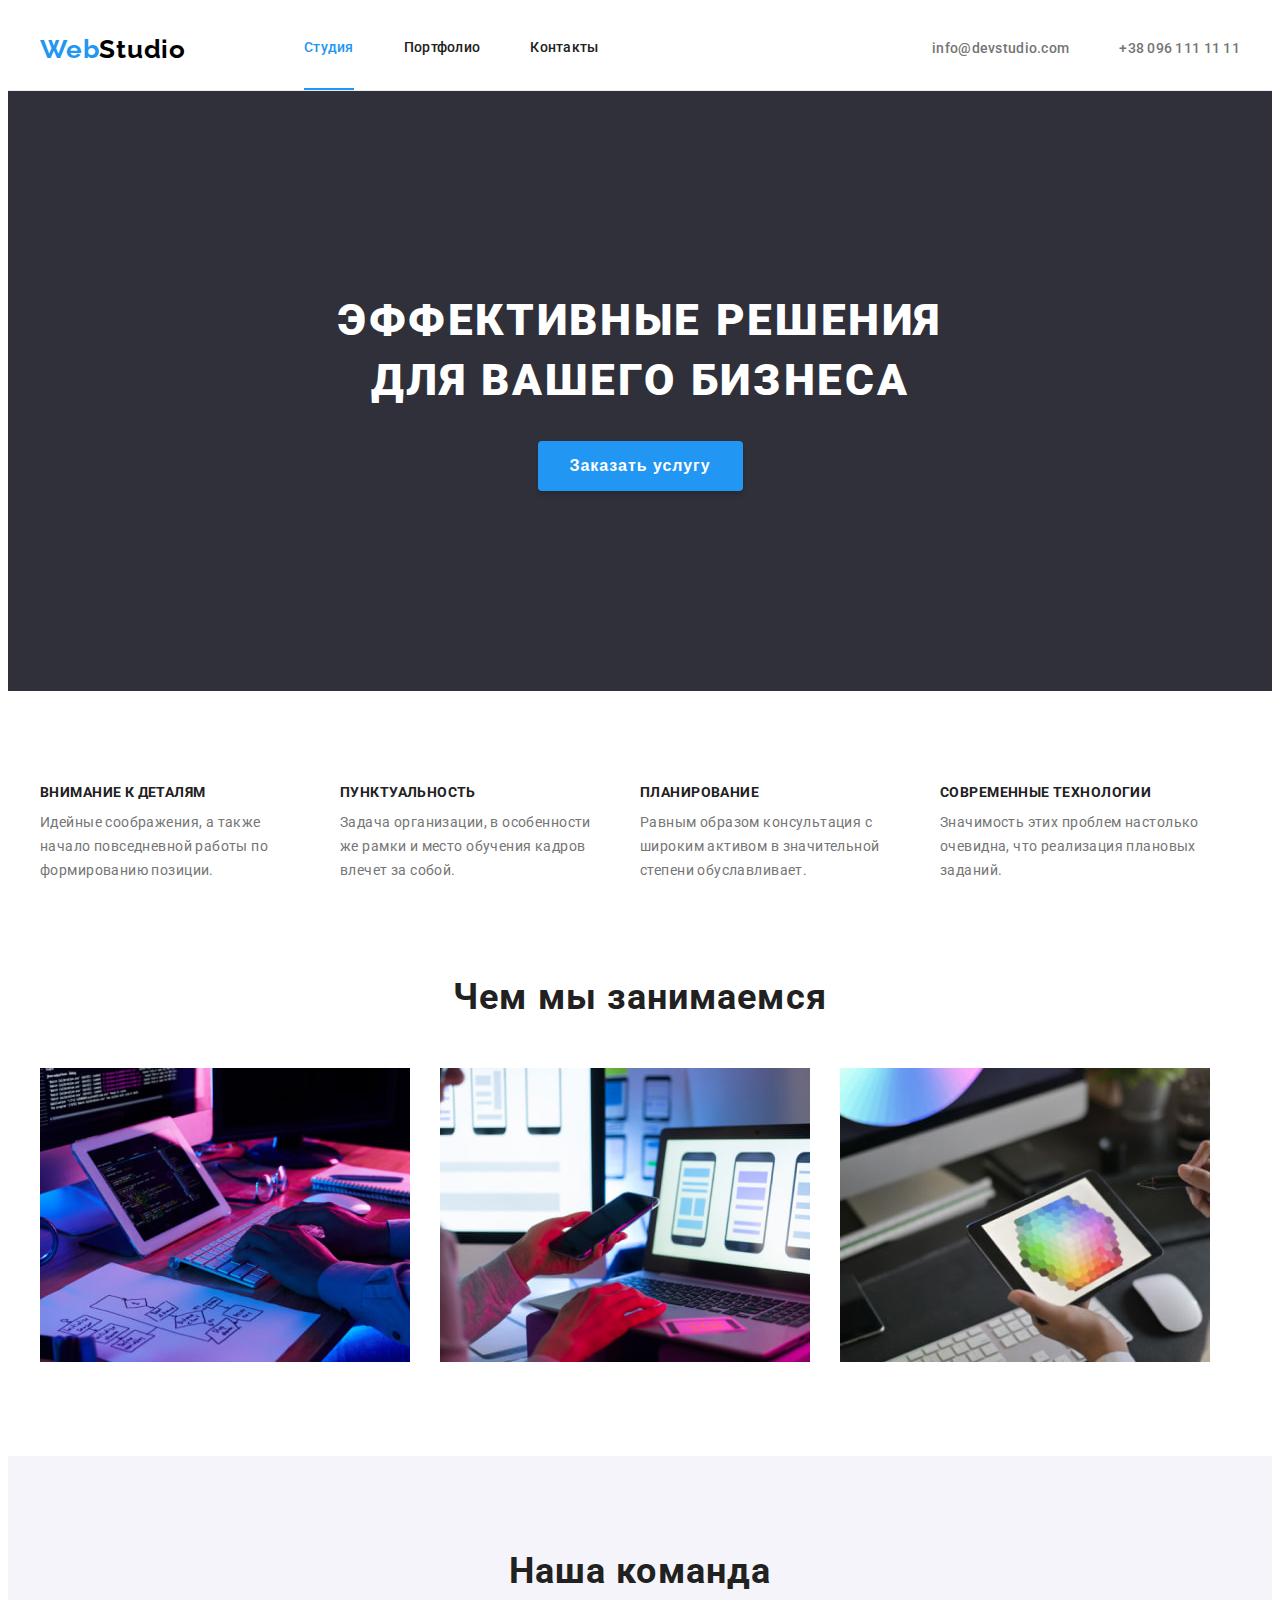
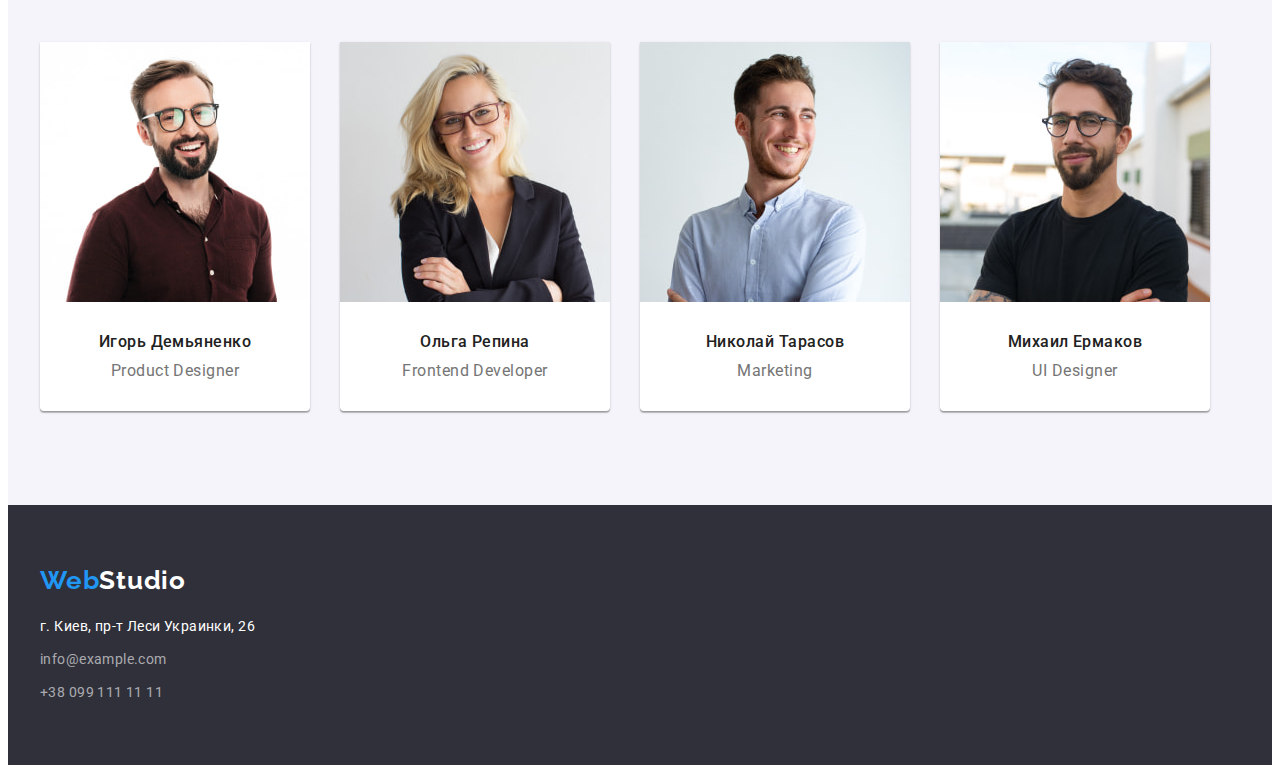
<file: index.html>
<!DOCTYPE html>
<html lang="ru">
  <head>
    <meta charset="UTF-8" />
    <meta http-equiv="X-UA-Compatible" content="IE=edge" />
    <meta name="viewport" content="width=device-width, initial-scale=1.0" />

    <link rel="preconnect" href="https://fonts.googleapis.com" />
    <link rel="preconnect" href="https://fonts.gstatic.com" crossorigin />
    <link
      href="https://fonts.googleapis.com/css2?family=Raleway:wght@700&family=Roboto:wght@400;500;700;900&display=swap"
      rel="stylesheet"
    />

    <link
      rel="stylesheet"
      href="https://cdnjs.cloudflare.com/ajax/libs/modern-normalize/1.1.0/modern-normalize.min.css"
      integrity="sha512-wpPYUAdjBVSE4KJnH1VR1HeZfpl1ub8YT/NKx4PuQ5NmX2tKuGu6U/JRp5y+Y8XG2tV+wKQpNHVUX03MfMFn9Q=="
      crossorigin="anonymous"
      referrerpolicy="no-referrer"
    />

    <link rel="stylesheet" href="./css/reset.css" />

    <link rel="stylesheet" href="./css/styles.css" />

    <title>WebStudio</title>
  </head>
  <body>
    <header class="header">
      <div class="container">
        <a href="./index.html" class="logo"> <span class="logo-web">Web</span>Studio</a>

        <nav class="nav-menu">
          <ul class="nav-menu-list list">
            <li class="nav-menu-item">
              <a href="./index.html" class="nav-menu-link link current">Студия</a>
            </li>
            <li class="nav-menu-item">
              <a href="./portfolio.html" class="nav-menu-link link">Портфолио</a>
            </li>
            <li class="nav-menu-item">
              <a href="" class="nav-menu-link link">Контакты</a>
            </li>
          </ul>
        </nav>

        <ul class="header-contacts list">
          <li class="header-contacts-item">
            <a href="mailto:info@devstudio.com" class="header-contacts-link link"
              >info@devstudio.com</a
            >
          </li>
          <li class="header-contacts-item">
            <a href="tel:+380961111111" class="header-contacts-link link">+38 096 111 11 11</a>
          </li>
        </ul>
      </div>
    </header>

    <main class="main">
      <!-- Hero Section -->

      <section class="hero-section section">
        <div class="container">
          <h1 class="hero-title">Эффективные решения для вашего бизнеса</h1>
          <button class="hero-btn" type="button">Заказать услугу</button>
        </div>
      </section>

      <!-- Our Features Section -->

      <section class="features-section section">
        <div class="container">
          <h2 class="section-title visually-hidden">Наши преимущества</h2>

          <ul class="features-list list">
            <li class="features-item">
              <h3 class="features-subtitle">Внимание к деталям</h3>
              <p class="features-descr">
                Идейные соображения, а также начало повседневной работы по формированию позиции.
              </p>
            </li>
            <li class="features-item">
              <h3 class="features-subtitle">Пунктуальность</h3>
              <p class="features-descr">
                Задача организации, в особенности же рамки и место обучения кадров влечет за собой.
              </p>
            </li>
            <li class="features-item">
              <h3 class="features-subtitle">Планирование</h3>
              <p class="features-descr">
                Равным образом консультация с широким активом в значительной степени обуславливает.
              </p>
            </li>
            <li class="features-item">
              <h3 class="features-subtitle">Современные технологии</h3>
              <p class="features-descr">
                Значимость этих проблем настолько очевидна, что реализация плановых заданий.
              </p>
            </li>
          </ul>
        </div>
      </section>

      <!-- Our Solutions Section -->

      <section class="solutions-section section">
        <div class="container">
          <h2 class="section-title">Чем мы занимаемся</h2>

          <ul class="solutions-list list">
            <li class="solutions-item">
              <img
                src="./images/keyboard_typing-img.jpg"
                alt="Набирает текст на клавиатуре"
                width="370"
                height="294"
              />
            </li>
            <li class="solutions-item">
              <img
                src="./images/phone_searching-img.jpg"
                alt="Девушка на ноутбуке смотрит телефоны"
                width="370"
                height="294"
              />
            </li>
            <li class="solutions-item">
              <img
                src="./images/color_choosing-img.jpg"
                alt="Девушка на планшете выбирает цвет из палитры"
                width="370"
                height="294"
              />
            </li>
          </ul>
        </div>
      </section>

      <!-- Our Team Section -->

      <section class="team-section section">
        <div class="container">
          <h2 class="section-title">Наша команда</h2>

          <ul class="team-list list">
            <li class="team-item">
              <img
                src="./images/p_designer-img.jpg"
                alt="Дизайнер продукта"
                width="270"
                height="260"
              />
              <div class="team-descr">
                <h3 class="team-mmbr">Игорь Демьяненко</h3>
                <p class="team-mmbr-position" lang="en">Product Designer</p>
              </div>
            </li>
            <li class="team-item">
              <img
                src="./images/developer-img.jpg"
                alt="Фронтенд-разработчик"
                width="270"
                height="260"
              />
              <div class="team-descr">
                <h3 class="team-mmbr">Ольга Репина</h3>
                <p class="team-mmbr-position" lang="en">Frontend Developer</p>
              </div>
            </li>
            <li class="team-item">
              <img src="./images/marketer-img.jpg" alt="Маркетолог" width="270" height="260" />
              <div class="team-descr">
                <h3 class="team-mmbr">Николай Тарасов</h3>
                <p class="team-mmbr-position" lang="en">Marketing</p>
              </div>
            </li>
            <li class="team-item">
              <img
                src="./images/ui_designer-img.jpg"
                alt="Дизайнер пользовательского интерфейса"
                width="270"
                height="260"
              />
              <div class="team-descr">
                <h3 class="team-mmbr">Михаил Ермаков</h3>
                <p class="team-mmbr-position" lang="en">UI Designer</p>
              </div>
            </li>
          </ul>
        </div>
      </section>
    </main>

    <footer class="footer">
      <div class="container">
        <a href="./index.html" class="logo"> <span class="logo-web">Web</span>Studio</a>

        <address class="footer-address">
          <ul class="footer-list list">
            <li class="footer-item">
              <a class="footer-location">г. Киев, пр-т Леси Украинки, 26</a>
            </li>
            <li class="footer-item">
              <a href="mailto:info@example.com" class="footer-link link">info@example.com</a>
            </li>
            <li class="footer-item">
              <a href="tel:+380991111111" class="footer-link link">+38 099 111 11 11</a>
            </li>
          </ul>
        </address>
      </div>
    </footer>
  </body>
</html>
</file>
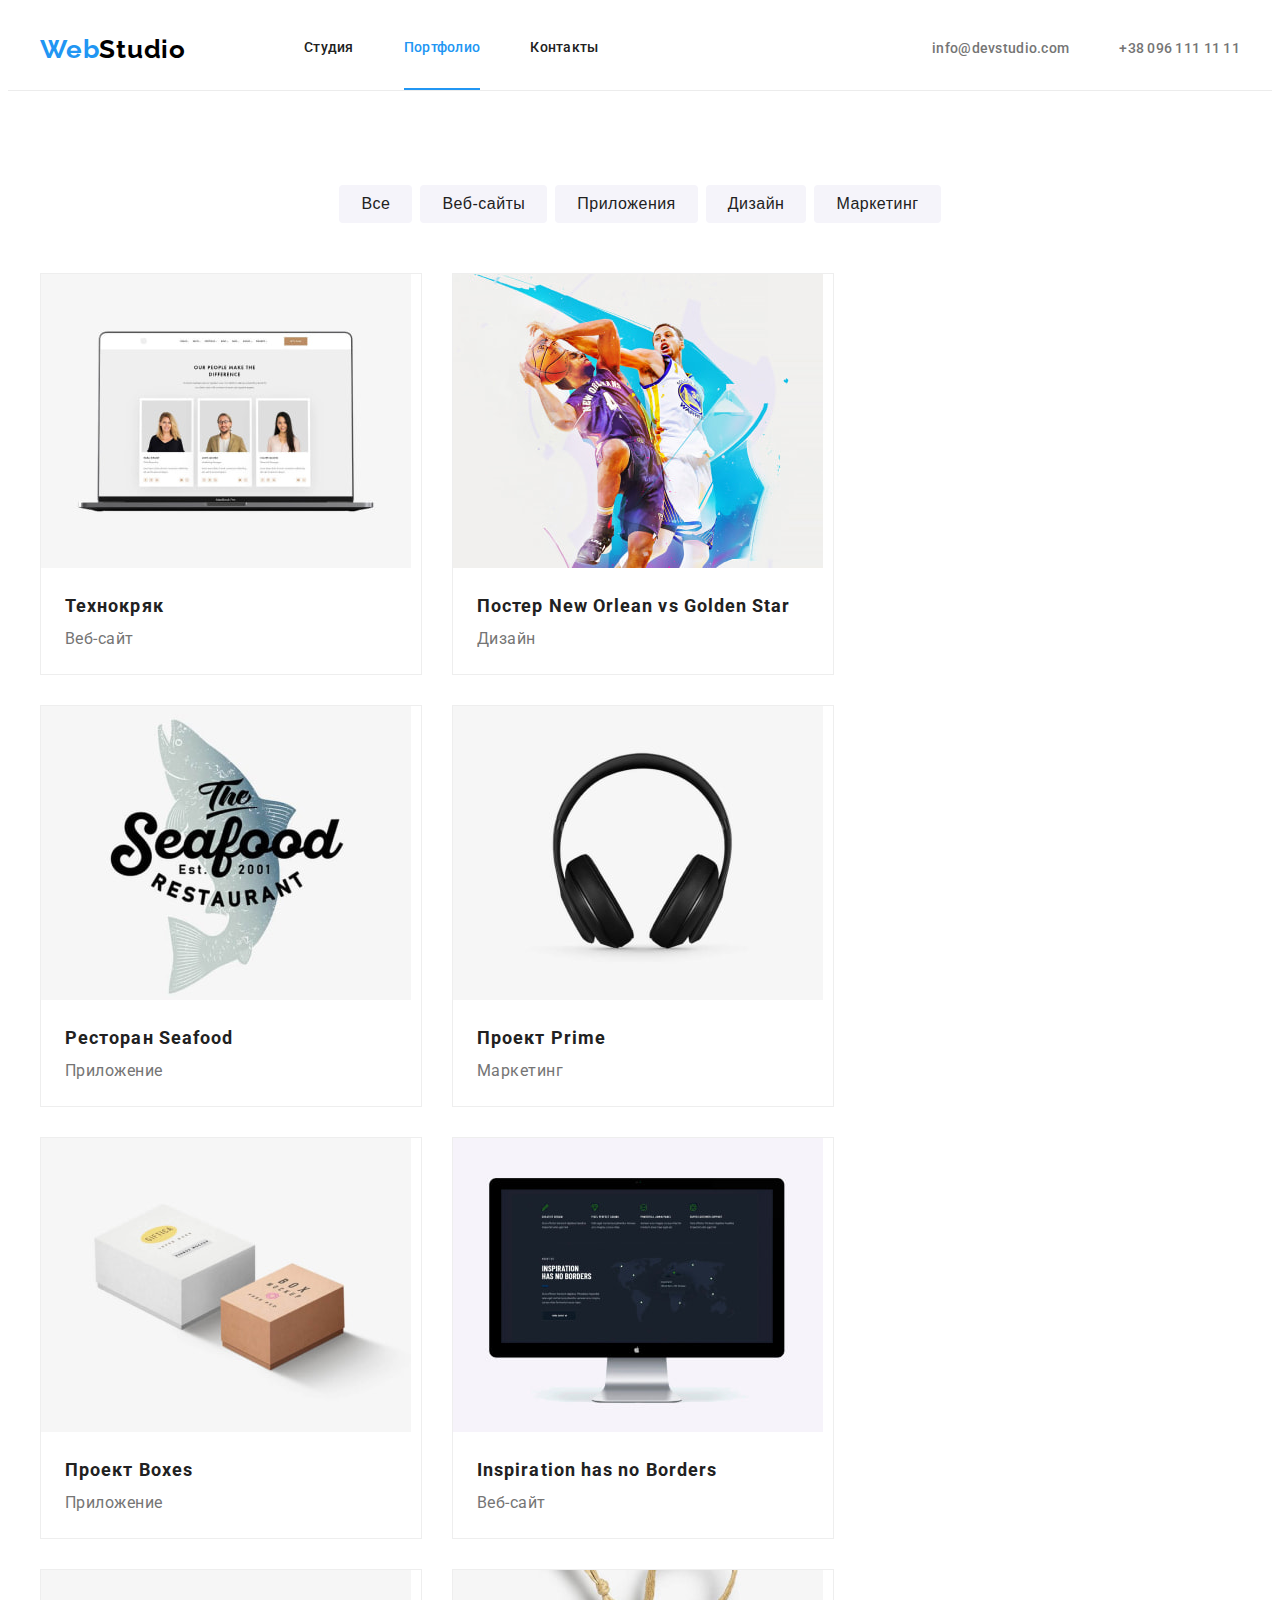
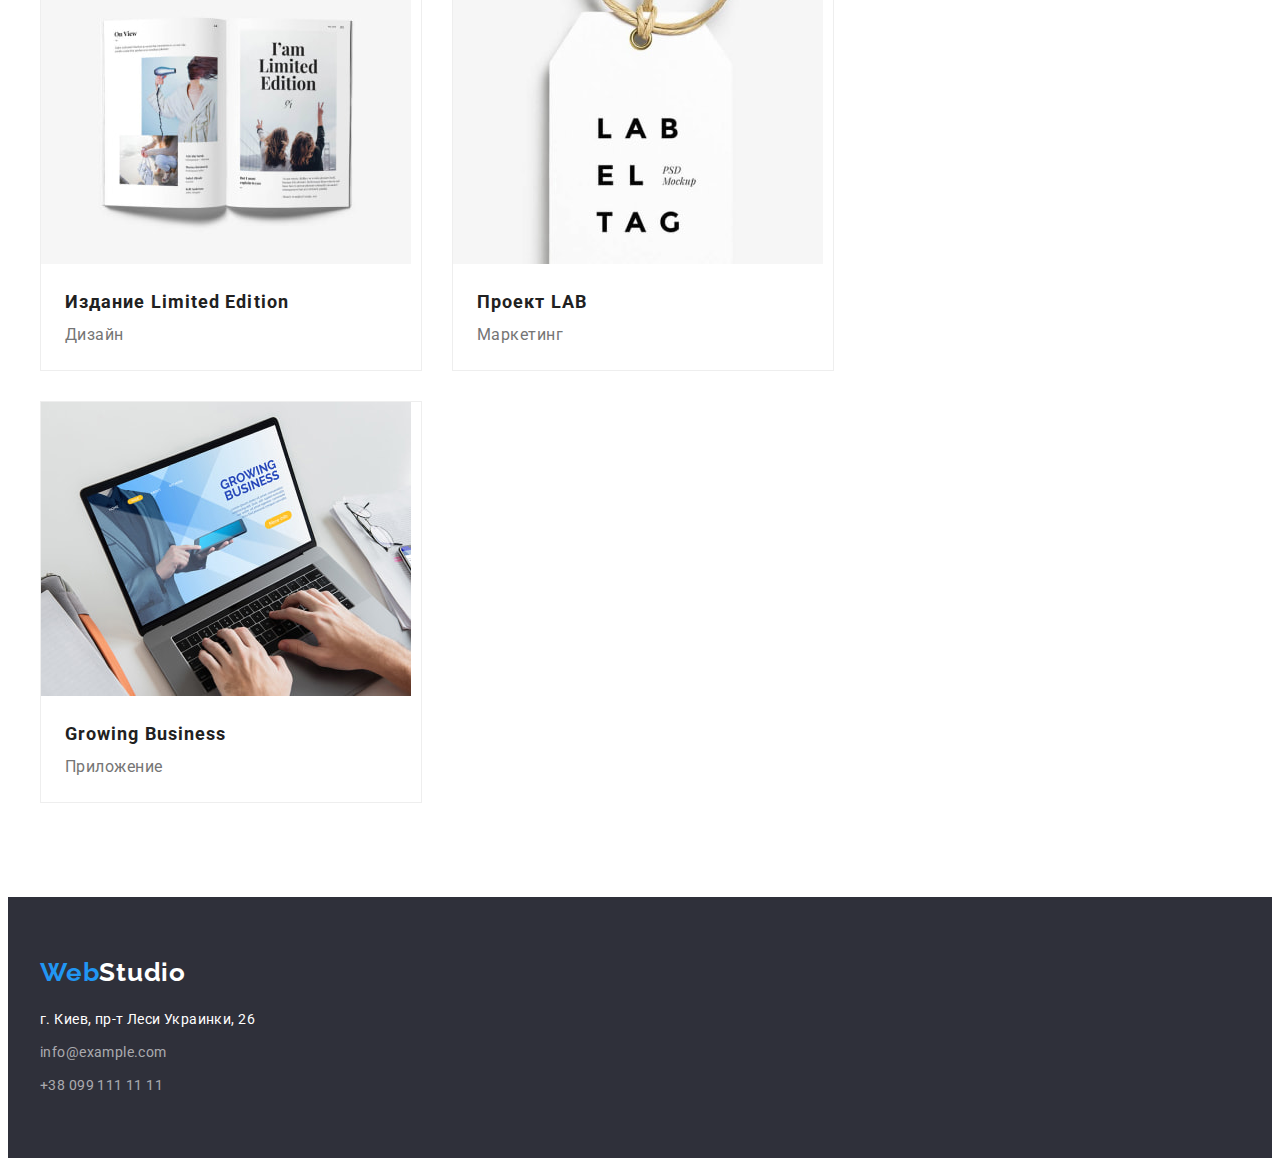
<file: portfolio.html>
<!DOCTYPE html>
<html lang="ru">
  <head>
    <meta charset="UTF-8" />
    <meta http-equiv="X-UA-Compatible" content="IE=edge" />
    <meta name="viewport" content="width=device-width, initial-scale=1.0" />

    <link rel="preconnect" href="https://fonts.googleapis.com" />
    <link rel="preconnect" href="https://fonts.gstatic.com" crossorigin />
    <link
      href="https://fonts.googleapis.com/css2?family=Raleway:wght@700&family=Roboto:wght@400;500;700;900&display=swap"
      rel="stylesheet"
    />

    <link
      rel="stylesheet"
      href="https://cdnjs.cloudflare.com/ajax/libs/modern-normalize/1.1.0/modern-normalize.min.css"
      integrity="sha512-wpPYUAdjBVSE4KJnH1VR1HeZfpl1ub8YT/NKx4PuQ5NmX2tKuGu6U/JRp5y+Y8XG2tV+wKQpNHVUX03MfMFn9Q=="
      crossorigin="anonymous"
      referrerpolicy="no-referrer"
    />

    <link rel="stylesheet" href="./css/reset.css" />

    <link rel="stylesheet" href="./css/styles.css" />

    <title>Portfolio</title>
  </head>
  <body>
    <header class="header">
      <div class="container">
        <a href="./index.html" class="logo"> <span class="logo-web">Web</span>Studio</a>

        <nav class="nav-menu">
          <ul class="nav-menu-list list">
            <li class="nav-menu-item link">
              <a href="./index.html" class="nav-menu-link link">Студия</a>
            </li>
            <li class="nav-menu-item">
              <a href="./portfolio.html" class="nav-menu-link link current">Портфолио</a>
            </li>
            <li class="nav-menu-item"><a href="" class="nav-menu-link link">Контакты</a></li>
          </ul>
        </nav>

        <ul class="header-contacts list">
          <li class="header-contacts-item">
            <a href="mailto:info@devstudio.com" class="header-contacts-link link"
              >info@devstudio.com</a
            >
          </li>
          <li class="header-contacts-item">
            <a href="tel:+380961111111" class="header-contacts-link link">+38 096 111 11 11</a>
          </li>
        </ul>
      </div>
    </header>

    <main class="main">
      <!-- Portfolio Section -->

      <section class="portfolio-section section">
        <div class="container">
          <h1 class="section-title visually-hidden" lang="en">Portfolio</h1>
          <ul class="filters-list list">
            <li class="filters-item">
              <button class="filter-btn" type="button">Все</button>
            </li>
            <li class="filters-item">
              <button class="filter-btn" type="button">Веб-сайты</button>
            </li>
            <li class="filters-item">
              <button class="filter-btn" type="button">Приложения</button>
            </li>
            <li class="filters-item">
              <button class="filter-btn" type="button">Дизайн</button>
            </li>
            <li class="filters-item">
              <button class="filter-btn" type="button">Маркетинг</button>
            </li>
          </ul>

          <ul class="projects-list list">
            <li class="projects-item">
              <a href="" class="link">
                <img
                  src="./images/tech_site-img.jpg"
                  alt="Загруженный сайт на экране лэптопа"
                  width="370"
                  height="294"
                />
                <div class="project-descr">
                  <h2 class="poject-title">Технокряк</h2>
                  <p class="project-type">Веб-сайт</p>
                </div>
              </a>
            </li>

            <li class="projects-item">
              <a href="" class="link">
                <img
                  src="./images/poster_design-img.jpg"
                  alt="Два баскетболиста, борющихся за мяч"
                  width="370"
                  height="294"
                />
                <div class="project-descr">
                  <h2 class="poject-title">
                    Постер <span lang="en">New Orlean vs Golden Star</span>
                  </h2>
                  <p class="project-type">Дизайн</p>
                </div>
              </a>
            </li>

            <li class="projects-item">
              <a href="" class="link">
                <img
                  src="./images/restaurant_app-img.jpg"
                  alt="Лого ресторана на фоне рыбы"
                  width="370"
                  height="294"
                />
                <div class="project-descr">
                  <h2 class="poject-title">Ресторан <span lang="en">Seafood</span></h2>
                  <p class="project-type">Приложение</p>
                </div>
              </a>
            </li>

            <li class="projects-item">
              <a href="" class="link">
                <img
                  src="./images/prime_project-img.jpg"
                  alt="Чёрные полноразмерные наушники"
                  width="370"
                  height="294"
                />
                <div class="project-descr">
                  <h2 class="poject-title">Проект <span lang="en">Prime</span></h2>
                  <p class="project-type">Маркетинг</p>
                </div>
              </a>
            </li>

            <li class="projects-item">
              <a href="" class="link">
                <img
                  src="./images/boxes_project-img.jpg"
                  alt="Белая и коричневая карнонные коробки"
                  width="370"
                  height="294"
                />
                <div class="project-descr">
                  <h2 class="poject-title">Проект <span lang="en">Boxes</span></h2>
                  <p class="project-type">Приложение</p>
                </div>
              </a>
            </li>

            <li class="projects-item">
              <a href="" class="link">
                <img
                  src="./images/inspiration_site-img.jpg"
                  alt="Неттоп с сайтом на экране"
                  width="370"
                  height="294"
                />
                <div class="project-descr">
                  <h2 class="poject-title" lang="en">Inspiration has no Borders</h2>
                  <p class="project-type">Веб-сайт</p>
                </div>
              </a>
            </li>

            <li class="projects-item">
              <a href="" class="link">
                <img
                  src="./images/edition_design-img.jpg"
                  alt="Книга с илюстрациями"
                  width="370"
                  height="294"
                />
                <div class="project-descr">
                  <h2 class="poject-title">Издание <span lang="en">Limited Edition</span></h2>
                  <p class="project-type">Дизайн</p>
                </div>
              </a>
            </li>

            <li class="projects-item">
              <a href="" class="link">
                <img
                  src="./images/lab_project-img.jpg"
                  alt="Брендовая бирка"
                  width="370"
                  height="294"
                />
                <div class="project-descr">
                  <h2 class="poject-title">Проект <span lang="en">LAB</span></h2>
                  <p class="project-type">Маркетинг</p>
                </div>
              </a>
            </li>

            <li class="projects-item">
              <a href="" class="link">
                <img
                  src="./images/business_app-img.jpg"
                  alt="Ноутбук в рабочих руках"
                  width="370"
                  height="294"
                />
                <div class="project-descr">
                  <h2 class="poject-title" lang="en">Growing Business</h2>
                  <p class="project-type">Приложение</p>
                </div>
              </a>
            </li>
          </ul>
        </div>
      </section>
    </main>

    <footer class="footer">
      <div class="container">
        <a href="./index.html" class="logo"> <span class="logo-web">Web</span>Studio</a>

        <address class="footer-address">
          <ul class="footer-list list">
            <li class="footer-item">
              <a class="footer-location">г. Киев, пр-т Леси Украинки, 26</a>
            </li>
            <li class="footer-item">
              <a href="mailto:info@example.com" class="footer-link link">info@example.com</a>
            </li>
            <li class="footer-item">
              <a href="tel:+380991111111" class="footer-link link">+38 099 111 11 11</a>
            </li>
          </ul>
        </address>
      </div>
    </footer>
  </body>
</html>
</file>
<file: css/styles.css>
:root {
  --accent-color: #2196f3;
  --text-color: #757575;
  --title-color: #212121;
  --w-color: #fff;
}

/* * {
  outline: 1px solid tomato;
} */

body {
  background-color: var(--w-color);
  color: var(--text-color);
  font-family: 'Roboto', sans-serif;
}

img {
  display: block;
  max-width: 100%;
  height: auto;
}

.list {
  padding: 0;
  margin: 0;
  list-style: none;
}

.link {
  text-decoration: none;
}

.link:hover,
.link:focus {
  color: var(--accent-color);
}

.visually-hidden {
  position: absolute;
  white-space: nowrap;
  width: 1px;
  height: 1px;
  overflow: hidden;
  border: 0;
  padding: 0;
  clip: rect(0 0 0 0);
  clip-path: inset(50%);
  margin: -1px;
}

.container {
  width: 1200px;
  margin: 0 auto;
  padding: 0 15px;
}

.section {
  padding: 94px 0;
}

.section-title,
.features-subtitle,
.team-mmbr,
.poject-title {
  color: var(--title-color);
}

.section-title {
  font-family: inherit;
  font-weight: 700;
  font-size: 36px;
  line-height: 42px;
  text-align: center;
  letter-spacing: 0.03em;

  text-align: center;
  margin-bottom: 50px;
}

/* ----------------HEADER---------------- */

.header {
  border-bottom: 1px solid #ececec;
}

.header .container {
  display: flex;
  align-items: center;
}

.logo,
.logo-web {
  font-family: 'Raleway';
  font-weight: 700;
  font-size: 26px;
  line-height: 1.19;
  letter-spacing: 0.03em;

  color: #000;

  text-decoration: none;
}

.header .logo {
  padding: 20px 0;
  margin-right: 93px;
}

.logo-web {
  color: var(--accent-color);
}

.nav-menu-list {
  display: flex;
}

.nav-menu-link {
  display: block;
  padding: 32px 0;
  margin: 0 25px;

  font-weight: 500;
  font-size: 14px;
  line-height: 1.14;
  letter-spacing: 0.02em;
  color: var(--title-color);
}

.nav-menu-link.current {
  color: var(--accent-color);
  border-bottom: 2px solid var(--accent-color);
}

.header-contacts {
  display: flex;
  margin-left: auto;
}

.header-contacts-item:not(:first-child) {
  margin-left: 50px;
}

.header-contacts-link {
  display: block;
  padding: 25px 0;
  font-weight: 500;
  font-size: 14px;
  line-height: 1.14;
  letter-spacing: 0.02em;
  color: var(--text-color);
}

.header-contacts-link:hover {
  color: var(--accent-color);
}
.header-contacts-link:focus {
  color: var(--accent-color);
}

/* -------------Hero Section------------- */

.hero-section {
  padding: 200px 0;
  background-color: #2f303a;
  text-align: center;
}

.hero-title {
  font-weight: 900;
  font-size: 44px;
  line-height: 1.36;
  letter-spacing: 0.06em;
  text-transform: uppercase;

  color: var(--w-color);

  max-width: 696px;
  margin-left: auto;
  margin-right: auto;
  margin-bottom: 30px;
}

.hero-btn {
  display: inline-block;

  padding: 10px 32px;
  background: var(--accent-color);
  box-shadow: 0px 4px 4px rgba(0, 0, 0, 0.15);
  border-radius: 4px;
  border: 0;

  font-weight: 700;
  font-size: 16px;
  line-height: 1.88;
  letter-spacing: 0.06em;

  color: var(--w-color);

  cursor: pointer;
}

.hero-btn:hover,
.hero-btn:focus {
  background-color: #188ce8;
}

/* -----------Features Section----------- */

.features-section.section {
  padding-bottom: 0;
}
.features-subtitle {
  font-weight: 700;
  font-size: 14px;
  line-height: 1.14;
  letter-spacing: 0.03em;
  text-transform: uppercase;
}

.features-descr {
  font-weight: 400;
  font-size: 14px;
  line-height: 1.71;
  letter-spacing: 0.03em;
}

.features-list {
  display: flex;
}

.features-item {
  width: 270px;
}

.features-item:not(:last-child) {
  margin-right: 30px;
}

.features-subtitle {
  margin-bottom: 10px;
}

/* ----------Solutions Sections---------- */

.solutions-list {
  display: flex;
}

.solutions-item {
  width: 370px;
}

.solutions-item:not(:last-child) {
  margin-right: 30px;
}

/* -------------Team Section------------- */

.team-section {
  background-color: #f5f4fa;
}

.team-list {
  display: flex;
}

.team-item {
  width: 270px;
  background-color: var(--w-color);
  box-shadow: 0px 1px 3px rgba(0, 0, 0, 0.12), 0px 1px 1px rgba(0, 0, 0, 0.14),
    0px 2px 1px rgba(0, 0, 0, 0.2);
  border-radius: 0px 0px 4px 4px;
}

.team-item:not(:last-child) {
  margin-right: 30px;
}

.team-descr {
  padding-top: 30px;
  padding-bottom: 30px;
  text-align: center;
}

.team-mmbr {
  font-weight: 500;
  font-size: 16px;
  line-height: 1.19;
  letter-spacing: 0.03em;
  margin-bottom: 10px;
}

.team-mmbr-position {
  font-weight: 400;
  font-size: 16px;
  line-height: 1.19;
  letter-spacing: 0.03em;
}

/* ----------------FOOTER---------------- */

.footer {
  padding: 60px 0;
  background-color: #2f303a;
}

.footer-list {
  display: block;
}

.footer .logo {
  display: block;
  color: var(--w-color);
  margin-bottom: 20px;
}

.footer-address {
  font-style: normal;
}

.footer-location {
  font-weight: 400;
  font-size: 14px;
  line-height: 1.71;
  letter-spacing: 0.03em;
  color: var(--w-color);
}

.footer-link {
  font-weight: 400;
  font-size: 14px;
  line-height: 1.71;
  letter-spacing: 0.03em;
  color: rgba(255, 255, 255, 0.6);
}

.footer-item:not(:last-child) {
  margin-bottom: 9px;
}

/* ---------------PORTFOLIO--------------- */

.filters-list {
  display: flex;
  justify-content: center;
  margin-bottom: 50px;
}

.filters-item:not(:last-child) {
  margin-right: 8px;
}

.filter-btn {
  background: #f5f4fa;
  border-radius: 4px;
  border: 0;
  padding: 6px 22px;

  font-weight: 500;
  font-size: 16px;
  line-height: 1.62;
  text-align: center;
  letter-spacing: 0.03em;

  color: var(--title-color);

  cursor: pointer;
}

.filter-btn:hover,
.filter-btn:focus {
  color: var(--w-color);
  background-color: var(--accent-color);
}

.projects-list {
  display: flex;
  flex-wrap: wrap;
  margin: -15px;
}

.projects-item {
  width: calc(100% / 3 - 30px);
  margin: 15px;
  border: 1px solid #eeeeee;
}

.project-descr {
  padding: 20px 24px;
}

.poject-title {
  font-weight: 700;
  font-size: 18px;
  line-height: 2;
  letter-spacing: 0.06em;
}

.project-type {
  font-weight: 400;
  font-size: 16px;
  line-height: 1.88;
  letter-spacing: 0.03em;

  color: var(--text-color);
}
</file>
